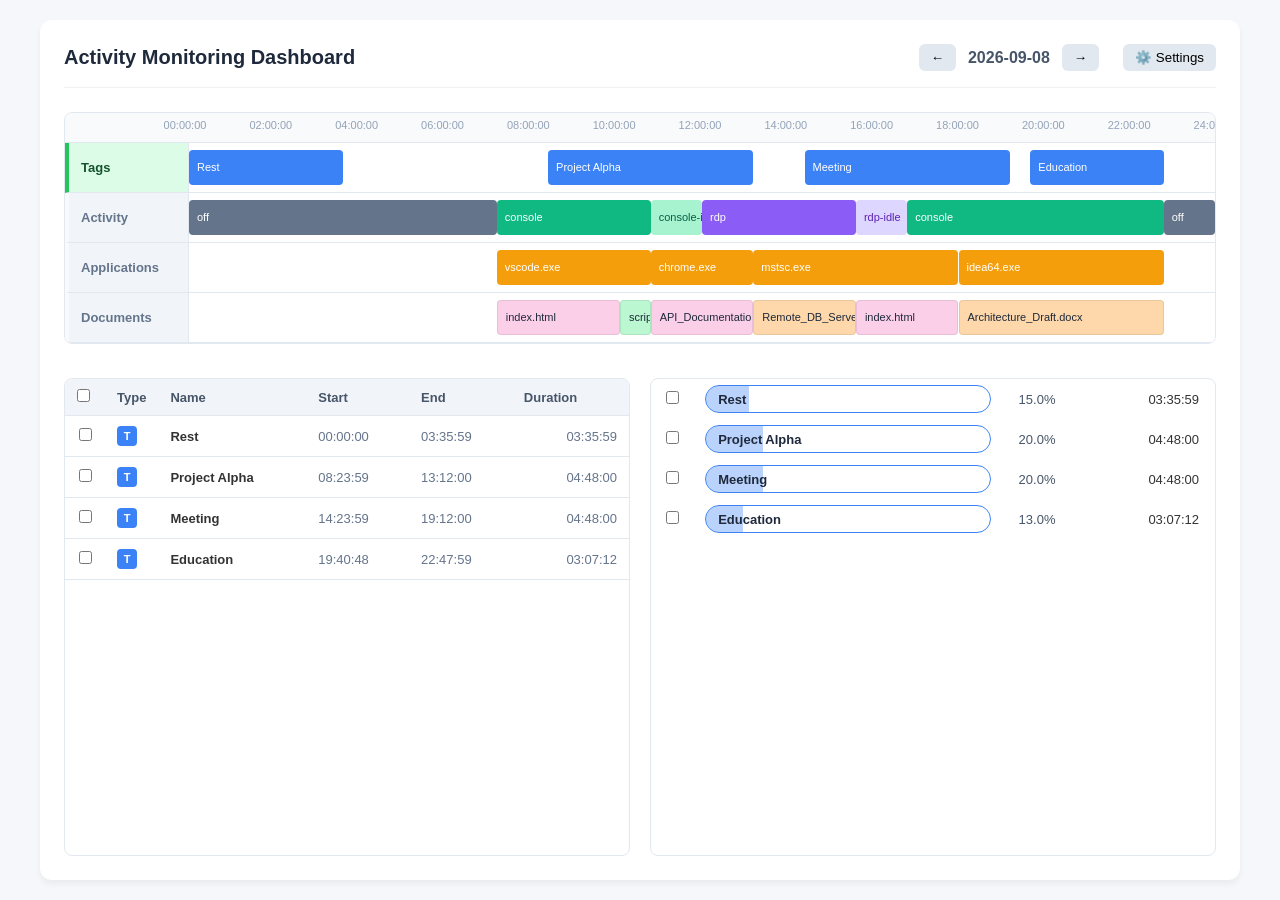
<file: WebUI/public/ActTrack/index.html>
<!DOCTYPE html>
<html lang="en">
<head>
  <meta charset="UTF-8">
  <meta name="viewport" content="width=device-width, initial-scale=1.0">
  <title>Activity Tracker</title>
  <link rel="stylesheet" href="css/theme.css">
  <link rel="stylesheet" href="css/base.css">
  <link rel="stylesheet" href="css/timeline.css">
  <link rel="stylesheet" href="css/tables.css">
</head>
<body>
  <div class="tracker-container">
    <!-- Header and Controls -->
    <header class="tracker-header">
      <h1>Activity Monitoring Dashboard</h1>
      <div class="date-selector">
        <button id="prev-day">&larr;</button>
        <span id="current-date">2026-09-08</span>
        <button id="next-day">&rarr;</button>
        <button id="settings-open-btn" class="settings-toggle-btn">⚙️ Settings</button>
      </div>
    </header>

    <!-- Timeline Layout -->
    <div class="timeline-container" id="timeline-container">
      <div class="time-scale" id="time-scale"></div>

      <div class="timeline-rows">
        <!-- Container for drag selections and resize handles -->
        <div id="drag-selection-container" class="drag-selection-container"></div>

        <div class="timeline-row" data-row-type="tags" id="row-container-tags">
          <div class="row-label">Tags</div>
          <div class="row-timeline" id="row-tags"></div>
        </div>
        <div class="timeline-row" data-row-type="activity" id="row-container-activity">
          <div class="row-label">Activity</div>
          <div class="row-timeline" id="row-activity"></div>
        </div>
        <div class="timeline-row" data-row-type="apps" id="row-container-apps">
          <div class="row-label">Applications</div>
          <div class="row-timeline" id="row-apps"></div>
        </div>
        <div class="timeline-row" data-row-type="docs" id="row-container-docs">
          <div class="row-label">Documents</div>
          <div class="row-timeline" id="row-docs"></div>
        </div>
      </div>
    </div>

    <!-- Bottom Dashboard Split View -->
    <div class="bottom-dashboard">
      <!-- Left Column: Chronology Table -->
      <div class="dashboard-col">
        <div class="col-content no-header">
          <table class="blocks-table">
            <thead>
              <tr>
                <th style="width: 40px;"><input type="checkbox" id="th-select-all"></th>
                <th style="width: 40px;">Type</th>
                <th class="sortable" data-sort="name">Name <span class="sort-icon"></span></th>
                <th class="sortable" data-sort="start">Start <span class="sort-icon"></span></th>
                <th class="sortable" data-sort="end">End <span class="sort-icon"></span></th>
                <th class="sortable" data-sort="duration">Duration <span class="sort-icon"></span></th>
              </tr>
            </thead>
            <tbody id="blocks-table-body">
              <!-- Dynamically populated -->
            </tbody>
          </table>
        </div>
      </div>

      <!-- Right Column: Aggregate Statistics -->
      <div class="dashboard-col">
        <div class="col-content no-header border-top-fix">
          <table class="dashboard-table">
            <tbody id="stats-table-body">
              <!-- Dynamically populated -->
            </tbody>
          </table>
        </div>
      </div>
    </div>
  </div>

  <!-- Settings Modal Overlay -->
  <div id="settings-modal-overlay" class="settings-overlay">
    <div class="settings-modal">
      <h2 class="settings-title">⚙️ Settings</h2>
      
      <div class="settings-group">
        <label for="settings-theme" class="settings-label">Theme:</label>
        <select id="settings-theme" class="settings-select">
          <option value="dark">Dark</option>
          <option value="light">Light</option>
        </select>
      </div>

      <div class="settings-group">
        <label for="settings-time-format" class="settings-label">Time Format:</label>
        <select id="settings-time-format" class="settings-select">
          <option value="24h">24h</option>
          <option value="12h">12h</option>
        </select>
      </div>

      <div class="settings-group">
        <label for="settings-idle-threshold" class="settings-label">Idle Threshold (min):</label>
        <input type="number" id="settings-idle-threshold" min="1" max="60" value="10" class="settings-input">
      </div>

      <div class="settings-actions">
        <button id="settings-cancel-btn" class="settings-btn-cancel">Cancel</button>
        <button id="settings-save-btn" class="settings-btn-save">Save</button>
      </div>
    </div>
  </div>

  <!-- Scripts Application Entrypoints -->
  <script src="data.js"></script>
  <script src="utils.js"></script>
  <script src="dashboard.js"></script>
  <script src="events.js"></script>
  <script src="script.js"></script>
</body>
</html>
</file>
<file: WebUI/public/ActTrack/css/theme.css>
:root {
    /* Базовые цвета интерфейса */
    --bg-main: #f5f7fb;
    --bg-card: #ffffff;
    --text-primary: #1e293b;
    --text-secondary: #333333;
    --text-muted: #475569;
    --text-light: #64748b;
    --text-scale: #94a3b8;
    --border-color: #e2e8f0;
    --border-hover: #cbd5e1;
    --bg-label: #f1f5f9;
    --bg-timeline: #f8fafc;

    /* Цвета выделения (Single Selection и Чекбоксы) */
    --bg-selected-row: #f0fdf4;
    --border-selected-row: #22c55e;
    --bg-selected-label: #dcfce7;
    --text-selected-label: #14532d;
    --color-indeterminate: #f59e0b;
    --text-duration-selected: #22c55e;

    /* Фиксированные цвета полос активности */
    --color-tag: #3b82f6;
    --color-app: #f59e0b;
    --color-doc-default: #ec4899;

    /* Состояния компьютера (Активность) */
    --color-act-off: #64748b;
    --color-act-console: #10b981;
    --color-act-rdp: #8b5cf6;
    --bg-act-console-idle: #a7f3d0;
    --text-act-console-idle: #065f46;
    --bg-act-rdp-idle: #ddd6fe;
    --text-act-rdp-idle: #5b21b6;
}
</file>
<file: WebUI/public/ActTrack/css/base.css>
* {
  box-sizing: border-box;
  margin: 0;
  padding: 0;
}

body {
  font-family: -apple-system, BlinkMacSystemFont, "Segoe UI", Roboto, Arial, sans-serif;
  background-color: var(--bg-main);
  color: var(--text-secondary);
  padding: 20px;
  height: 100vh;
  overflow: hidden;
}

.tracker-container {
  max-width: 1200px;
  margin: 0 auto;
  height: calc(100vh - 40px);
  background: var(--bg-card);
  padding: 24px;
  border-radius: 12px;
  box-shadow: 0 4px 6px rgba(0,0,0,0.05);
  display: flex;
  flex-direction: column;
}

.tracker-header {
  display: flex;
  justify-content: space-between;
  align-items: center;
  margin-bottom: 24px;
  border-bottom: 1px solid #eef2f5;
  padding-bottom: 16px;
  flex-shrink: 0;
}

.tracker-header h1 {
  font-size: 20px;
  color: var(--text-primary);
}

.date-selector {
  display: flex;
  align-items: center;
  gap: 12px;
  font-weight: 600;
  color: var(--text-muted);
}

.date-selector button {
  background: var(--border-color);
  border: none;
  padding: 6px 12px;
  border-radius: 6px;
  cursor: pointer;
  transition: background 0.2s;
}

.date-selector button:hover {
  background: var(--border-hover);
}

.bottom-dashboard {
  display: grid;
  grid-template-columns: 1fr 1fr;
  gap: 20px;
  margin-top: 10px;
  flex-grow: 1;
  min-height: 0;
}

.dashboard-col {
  background: var(--bg-card);
  border: 1px solid var(--border-color);
  border-radius: 8px;
  overflow: hidden;
  display: flex;
  flex-direction: column;
  height: 100%;
}
</file>
<file: WebUI/public/ActTrack/css/timeline.css>
.timeline-container {
  overflow-x: auto;
  border: 1px solid var(--border-color);
  border-radius: 8px;
  background: var(--bg-timeline);
  margin-bottom: 24px;
  position: relative;
}

.time-scale {
  display: flex;
  height: 30px;
  border-bottom: 1px solid var(--border-color);
  position: relative;
  min-width: 1000px;
}

.time-tick {
  position: absolute;
  transform: translateX(-50%);
  font-size: 11px;
  color: var(--text-scale);
  top: 6px;
}

.timeline-rows {
  min-width: 1000px;
  position: relative;
}

.timeline-row {
  display: flex;
  align-items: center;
  border-bottom: 1px solid var(--border-color);
  height: 50px;
  transition: background-color 0.2s, border-left 0.2s;
  cursor: pointer;
  border-left: 4px solid transparent;
}

.timeline-row:hover {
  background-color: var(--bg-timeline);
}

.timeline-row.is-selected {
  background-color: var(--bg-selected-row);
  border-left-color: var(--border-selected-row);
}

.timeline-row.is-selected .row-label {
  background-color: var(--bg-selected-label);
  color: var(--text-selected-label);
}

.row-label {
  width: 120px;
  min-width: 120px;
  padding-left: 12px;
  font-size: 13px;
  font-weight: 600;
  color: var(--text-light);
  border-right: 1px solid var(--border-color);
  height: 100%;
  display: flex;
  align-items: center;
  background: var(--bg-label);
}

.row-timeline {
  flex-grow: 1;
  position: relative;
  height: 100%;
  background: var(--bg-card);
}

.timeline-block {
  position: absolute;
  height: 70%;
  top: 15%;
  border-radius: 4px;
  display: flex;
  align-items: center;
  padding: 0 8px;
  font-size: 11px;
  font-weight: 500;
  color: #fff;
  overflow: hidden;
  text-overflow: ellipsis;
  white-space: nowrap;
}

.bg-tag { background-color: var(--color-tag); }
.bg-act-off { background-color: var(--color-act-off); }
.bg-act-console { background-color: var(--color-act-console); }
.bg-act-rdp { background-color: var(--color-act-rdp); }
.bg-act-console-idle { background-color: var(--bg-act-console-idle); color: var(--text-act-console-idle); }
.bg-act-rdp-idle { background-color: var(--bg-act-rdp-idle); color: var(--text-act-rdp-idle); }
.bg-app { background-color: var(--color-app); }
.timeline-block.is-document {
  color: var(--text-primary);
  border: 1px solid rgba(0, 0, 0, 0.08);
}

/* --- DRAG SELECTION OVERLAY LAYER --- */
.drag-selection-container {
  position: absolute;
  top: 0;
  bottom: 0;
  left: 120px;
  right: 0;
  pointer-events: none;
  z-index: 5;
}

.drag-selection-inner {
  position: absolute;
  top: 0;
  bottom: 0;
  background: rgba(59, 130, 246, 0.15);
  border-left: 1px dashed var(--color-tag);
  border-right: 1px dashed var(--color-tag);
  height: 100%;
  pointer-events: auto;
}

.resize-handle {
  position: absolute;
  top: 0;
  bottom: 0;
  width: 8px;
  cursor: ew-resize;
  z-index: 10;
}

.resize-handle.left { left: -4px; }
.resize-handle.right { right: -4px; }

/* --- CUSTOM CONTEXT MENU --- */
#rbm-context-menu {
  position: fixed;
  background: var(--bg-card);
  border: 1px solid var(--border-color);
  border-radius: 6px;
  padding: 6px;
  box-shadow: 0 4px 16px rgba(0, 0, 0, 0.12);
  min-width: 160px;
  z-index: 3000;
}

#rbm-context-menu .menu-info {
  padding: 4px 8px;
  font-size: 11px;
  color: var(--text-muted);
  font-family: monospace;
  border-bottom: 1px solid var(--border-color);
  margin-bottom: 4px;
}

#rbm-context-menu .menu-item {
  padding: 8px 12px;
  font-size: 13px;
  color: var(--text-primary);
  cursor: pointer;
  border-radius: 4px;
  transition: background 0.15s;
}

#rbm-context-menu .menu-item:hover {
  background: var(--bg-label);
}

#rbm-context-menu .menu-item.cancel {
  color: var(--off-color);
}

/* --- SETTINGS INTERFACE LAYOUTS --- */
.settings-toggle-btn {
  margin-left: 12px;
  background: var(--bg-label);
  border: 1px solid var(--border-color);
  padding: 6px 10px;
  border-radius: 6px;
  cursor: pointer;
}

.settings-overlay {
  position: fixed;
  top: 0;
  left: 0;
  width: 100%;
  height: 100%;
  background: rgba(0, 0, 0, 0.5);
  align-items: center;
  justify-content: center;
  z-index: 2000;
  display: none; /* FIX: Hide by default */
}

.settings-overlay.is-active {
  display: flex;
}

.settings-modal {
  background: var(--bg-card);
  padding: 24px;
  border-radius: 8px;
  width: 320px;
  box-shadow: 0 4px 12px rgba(0, 0, 0, 0.15);
}

.settings-title {
  font-size: 18px;
  margin-bottom: 16px;
  color: var(--text-primary);
}

.settings-group {
  display: flex;
  justify-content: space-between;
  align-items: center;
  margin-bottom: 12px;
}

.settings-label {
  font-size: 13px;
  font-weight: 600;
  color: var(--text-muted);
}

.settings-select {
  padding: 4px 8px;
  border-radius: 4px;
  border: 1px solid var(--border-color);
  background: var(--bg-card);
  color: var(--text-primary);
}

.settings-input {
  width: 60px;
  padding: 4px 8px;
  border-radius: 4px;
  border: 1px solid var(--border-color);
  background: var(--bg-card);
  color: var(--text-primary);
}

.settings-actions {
  display: flex;
  justify-content: flex-end;
  gap: 8px;
}

.settings-btn-cancel {
  padding: 6px 12px;
  border-radius: 4px;
  border: 1px solid var(--border-color);
  background: var(--bg-label);
  color: var(--text-primary);
  cursor: pointer;
}

.settings-btn-save {
  padding: 6px 12px;
  border-radius: 4px;
  border: none;
  background: var(--border-selected-row);
  color: white;
  cursor: pointer;
}
</file>
<file: WebUI/public/ActTrack/css/tables.css>
.col-content.no-header {
  padding: 0;
  overflow-y: auto;
  flex-grow: 1;
  min-height: 0;
}

input[type="checkbox"]:indeterminate {
    accent-color: var(--color-indeterminate);
}

/* --- LEFT TABLE (Chronology) --- */
.blocks-table {
    width: 100%;
    border-collapse: collapse;
    text-align: left;
    font-size: 13px;
}

.blocks-table th, .blocks-table td {
    padding: 10px 12px;
    border-bottom: 1px solid var(--border-color);
    vertical-align: middle;
}

.blocks-table th {
    background: var(--bg-label);
    color: var(--text-muted);
    font-weight: 600;
    position: sticky;
    top: 0;
    z-index: 10;
}

.blocks-table th.sortable {
    cursor: pointer;
    user-select: none;
    transition: background-color 0.2s;
}

.blocks-table th.sortable:hover {
    background-color: var(--border-hover);
}

.sort-icon {
    display: inline-block;
    margin-left: 4px;
    font-size: 11px;
    color: var(--text-scale);
}

th.sort-asc .sort-icon::before { content: "▲"; color: var(--color-tag); }
th.sort-desc .sort-icon::before { content: "▼"; color: #3b82f6; }

.blocks-table tbody tr:hover { background-color: var(--bg-timeline); }

.row-icon {
    display: inline-flex;
    align-items: center;
    justify-content: center;
    width: 20px;
    height: 20px;
    border-radius: 4px;
    font-size: 11px;
    font-weight: bold;
    color: #fff;
}

.icon-tags { background-color: var(--color-tag); }
.icon-apps { background-color: var(--color-app); }
.icon-docs { background-color: var(--color-doc-default); }
.icon-activity { background-color: var(--color-act-off); }

.time-badge {
    color: var(--text-light);
    font-variant-numeric: tabular-nums;
    white-space: nowrap;
}

/* --- RIGHT TABLE (Stats & Capsules) --- */
.dashboard-table {
    width: 100%;
    border-collapse: collapse;
    text-align: left;
    font-size: 13px;
    border: none;
}

.dashboard-table tr,
.dashboard-table td {
    border: none !important;
    padding: 6px 12px;
    vertical-align: middle;
    position: relative;
    background: transparent !important;
}

.dashboard-table tbody tr:hover {
    background-color: var(--bg-timeline) !important;
}

.col-cb { width: 40px; text-align: center; }

.col-name-progress {
    width: 55%;
    padding: 6px 12px !important;
}

.capsule-container {
    position: relative;
    z-index: 1;
    width: 100%;
    height: 28px;
    display: flex;
    align-items: center;
    padding: 0 12px;
    border-radius: 14px;
    border: 1px solid transparent;
    background-color: transparent;
    overflow: hidden;
}

.progress-bg-overlay {
    position: absolute;
    top: 0;
    bottom: 0;
    left: 0;
    z-index: -1;
    transition: width 0.3s ease;
}

.col-name-text { font-weight: 600; color: var(--text-primary); }

.col-percent {
    text-align: right;
    width: 60px;
    font-size: 13px;
    color: var(--text-muted);
    font-weight: 500;
    font-variant-numeric: tabular-nums;
}

.col-time {
    text-align: right;
    width: 140px;
    white-space: nowrap;
    color: var(--text-secondary);
    font-variant-numeric: tabular-nums;
}

.selected-duration { color: var(--text-duration-selected); font-weight: 600; margin-left: 4px; }
</file>
